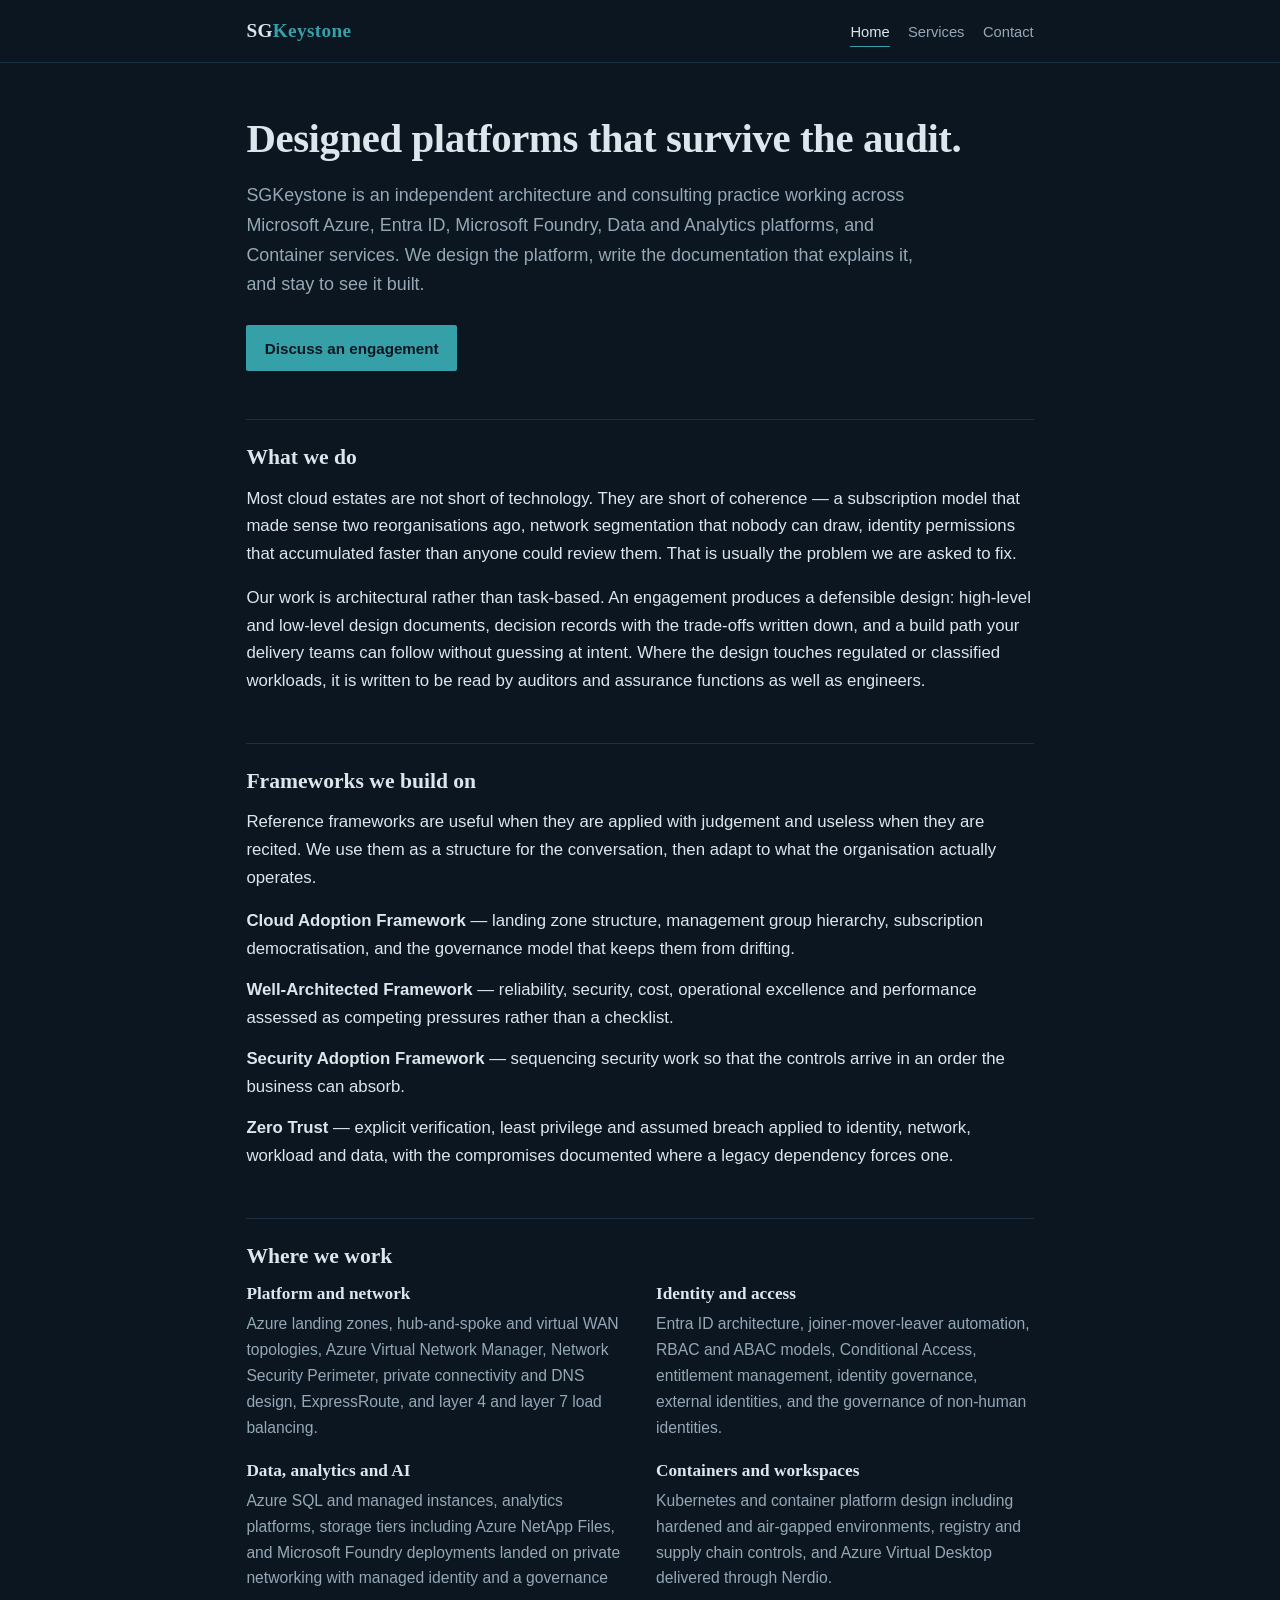
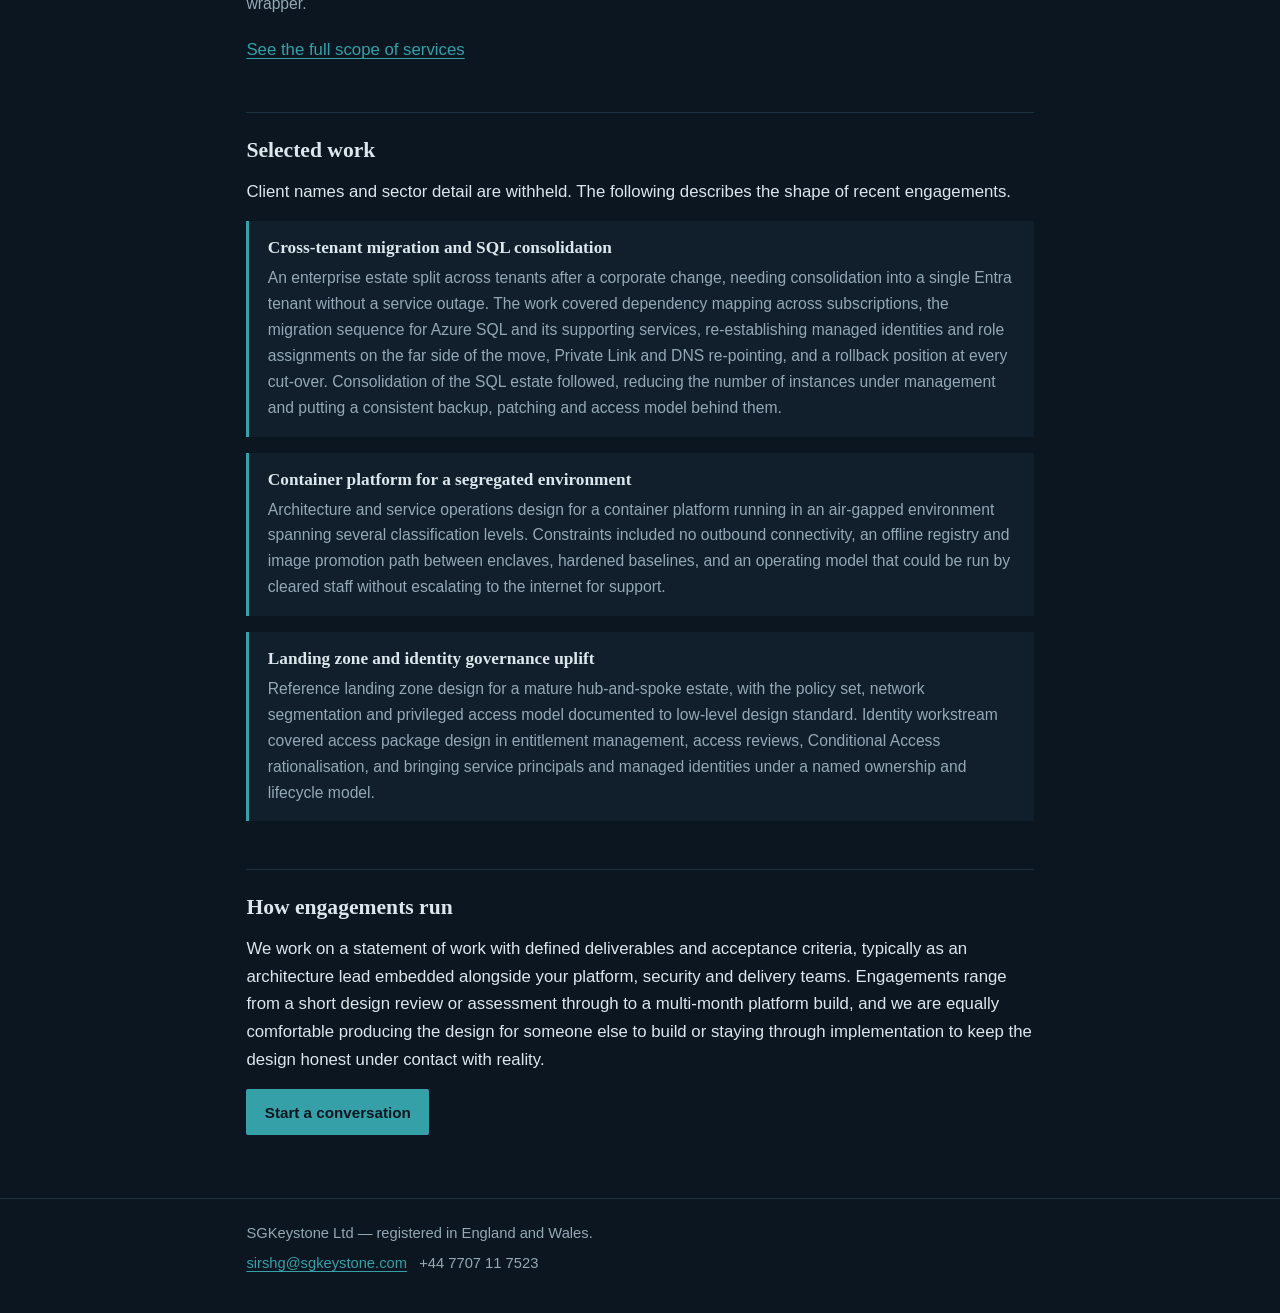
<file: index.html>
<!DOCTYPE html>
<html lang="en-GB">
<head>
<meta charset="utf-8">
<meta name="viewport" content="width=device-width, initial-scale=1">
<title>SGKeystone — Architecture and consulting</title>
<meta name="description" content="Independent architecture and consulting practice for Microsoft Azure, MS Entra ID, Data platforms and container services. Landing zones, identity governance and Zero Trust design.">
<meta name="color-scheme" content="dark">
<link rel="stylesheet" href="style.css">
</head>
<body>
<header>
  <div class="bar">
    <a class="mark" href="index.html">SG<span>Keystone</span></a>
    <nav>
      <a class="here" href="index.html">Home</a>
      <a href="services.html">Services</a>
      <a href="contact.html">Contact</a>
    </nav>
  </div>
</header>
<div class="wrap">
  <div class="hero">
    <h1>Designed platforms that survive the audit.</h1>
    <p class="lead">SGKeystone is an independent architecture and consulting practice working across Microsoft Azure, Entra ID, Microsoft Foundry, Data and Analytics platforms, and Container services. We design the platform, write the documentation that explains it, and stay to see it built.</p>
    <a class="cta" href="contact.html">Discuss an engagement</a>
  </div>
  <section>
    <h2>What we do</h2>
    <p>Most cloud estates are not short of technology. They are short of coherence — a subscription model that made sense two reorganisations ago, network segmentation that nobody can draw, identity permissions that accumulated faster than anyone could review them. That is usually the problem we are asked to fix.</p>
    <p>Our work is architectural rather than task-based. An engagement produces a defensible design: high-level and low-level design documents, decision records with the trade-offs written down, and a build path your delivery teams can follow without guessing at intent. Where the design touches regulated or classified workloads, it is written to be read by auditors and assurance functions as well as engineers.</p>
  </section>
  <section>
    <h2>Frameworks we build on</h2>
    <p>Reference frameworks are useful when they are applied with judgement and useless when they are recited. We use them as a structure for the conversation, then adapt to what the organisation actually operates.</p>
    <ul class="plain">
      <li><b>Cloud Adoption Framework</b> — landing zone structure, management group hierarchy, subscription democratisation, and the governance model that keeps them from drifting.</li>
      <li><b>Well-Architected Framework</b> — reliability, security, cost, operational excellence and performance assessed as competing pressures rather than a checklist.</li>
      <li><b>Security Adoption Framework</b> — sequencing security work so that the controls arrive in an order the business can absorb.</li>
      <li><b>Zero Trust</b> — explicit verification, least privilege and assumed breach applied to identity, network, workload and data, with the compromises documented where a legacy dependency forces one.</li>
    </ul>
  </section>
  <section>
    <h2>Where we work</h2>
    <div class="pair">
      <div><h3>Platform and network</h3><p>Azure landing zones, hub-and-spoke and virtual WAN topologies, Azure Virtual Network Manager, Network Security Perimeter, private connectivity and DNS design, ExpressRoute, and layer 4 and layer 7 load balancing.</p></div>
      <div><h3>Identity and access</h3><p>Entra ID architecture, joiner-mover-leaver automation, RBAC and ABAC models, Conditional Access, entitlement management, identity governance, external identities, and the governance of non-human identities.</p></div>
    </div>
    <div class="pair">
      <div><h3>Data, analytics and AI</h3><p>Azure SQL and managed instances, analytics platforms, storage tiers including Azure NetApp Files, and Microsoft Foundry deployments landed on private networking with managed identity and a governance wrapper.</p></div>
      <div><h3>Containers and workspaces</h3><p>Kubernetes and container platform design including hardened and air-gapped environments, registry and supply chain controls, and Azure Virtual Desktop delivered through Nerdio.</p></div>
    </div>
    <p><a href="services.html">See the full scope of services</a></p>
  </section>
  <section>
    <h2>Selected work</h2>
    <p>Client names and sector detail are withheld. The following describes the shape of recent engagements.</p>
    <div class="note"><h3>Cross-tenant migration and SQL consolidation</h3><p>An enterprise estate split across tenants after a corporate change, needing consolidation into a single Entra tenant without a service outage. The work covered dependency mapping across subscriptions, the migration sequence for Azure SQL and its supporting services, re-establishing managed identities and role assignments on the far side of the move, Private Link and DNS re-pointing, and a rollback position at every cut-over. Consolidation of the SQL estate followed, reducing the number of instances under management and putting a consistent backup, patching and access model behind them.</p></div>
    <div class="note"><h3>Container platform for a segregated environment</h3><p>Architecture and service operations design for a container platform running in an air-gapped environment spanning several classification levels. Constraints included no outbound connectivity, an offline registry and image promotion path between enclaves, hardened baselines, and an operating model that could be run by cleared staff without escalating to the internet for support.</p></div>
    <div class="note"><h3>Landing zone and identity governance uplift</h3><p>Reference landing zone design for a mature hub-and-spoke estate, with the policy set, network segmentation and privileged access model documented to low-level design standard. Identity workstream covered access package design in entitlement management, access reviews, Conditional Access rationalisation, and bringing service principals and managed identities under a named ownership and lifecycle model.</p></div>
  </section>
  <section>
    <h2>How engagements run</h2>
    <p>We work on a statement of work with defined deliverables and acceptance criteria, typically as an architecture lead embedded alongside your platform, security and delivery teams. Engagements range from a short design review or assessment through to a multi-month platform build, and we are equally comfortable producing the design for someone else to build or staying through implementation to keep the design honest under contact with reality.</p>
    <a class="cta" href="contact.html">Start a conversation</a>
  </section>
</div>
<footer>
  <div class="wrap">
    <p>SGKeystone Ltd — registered in England and Wales.</p>
    <p><a href="mailto:sirshg@sgkeystone.com">sirshg@sgkeystone.com</a> &nbsp; +44 7707 11 7523</p>
  </div>
</footer>
</body>
</html>
</file>
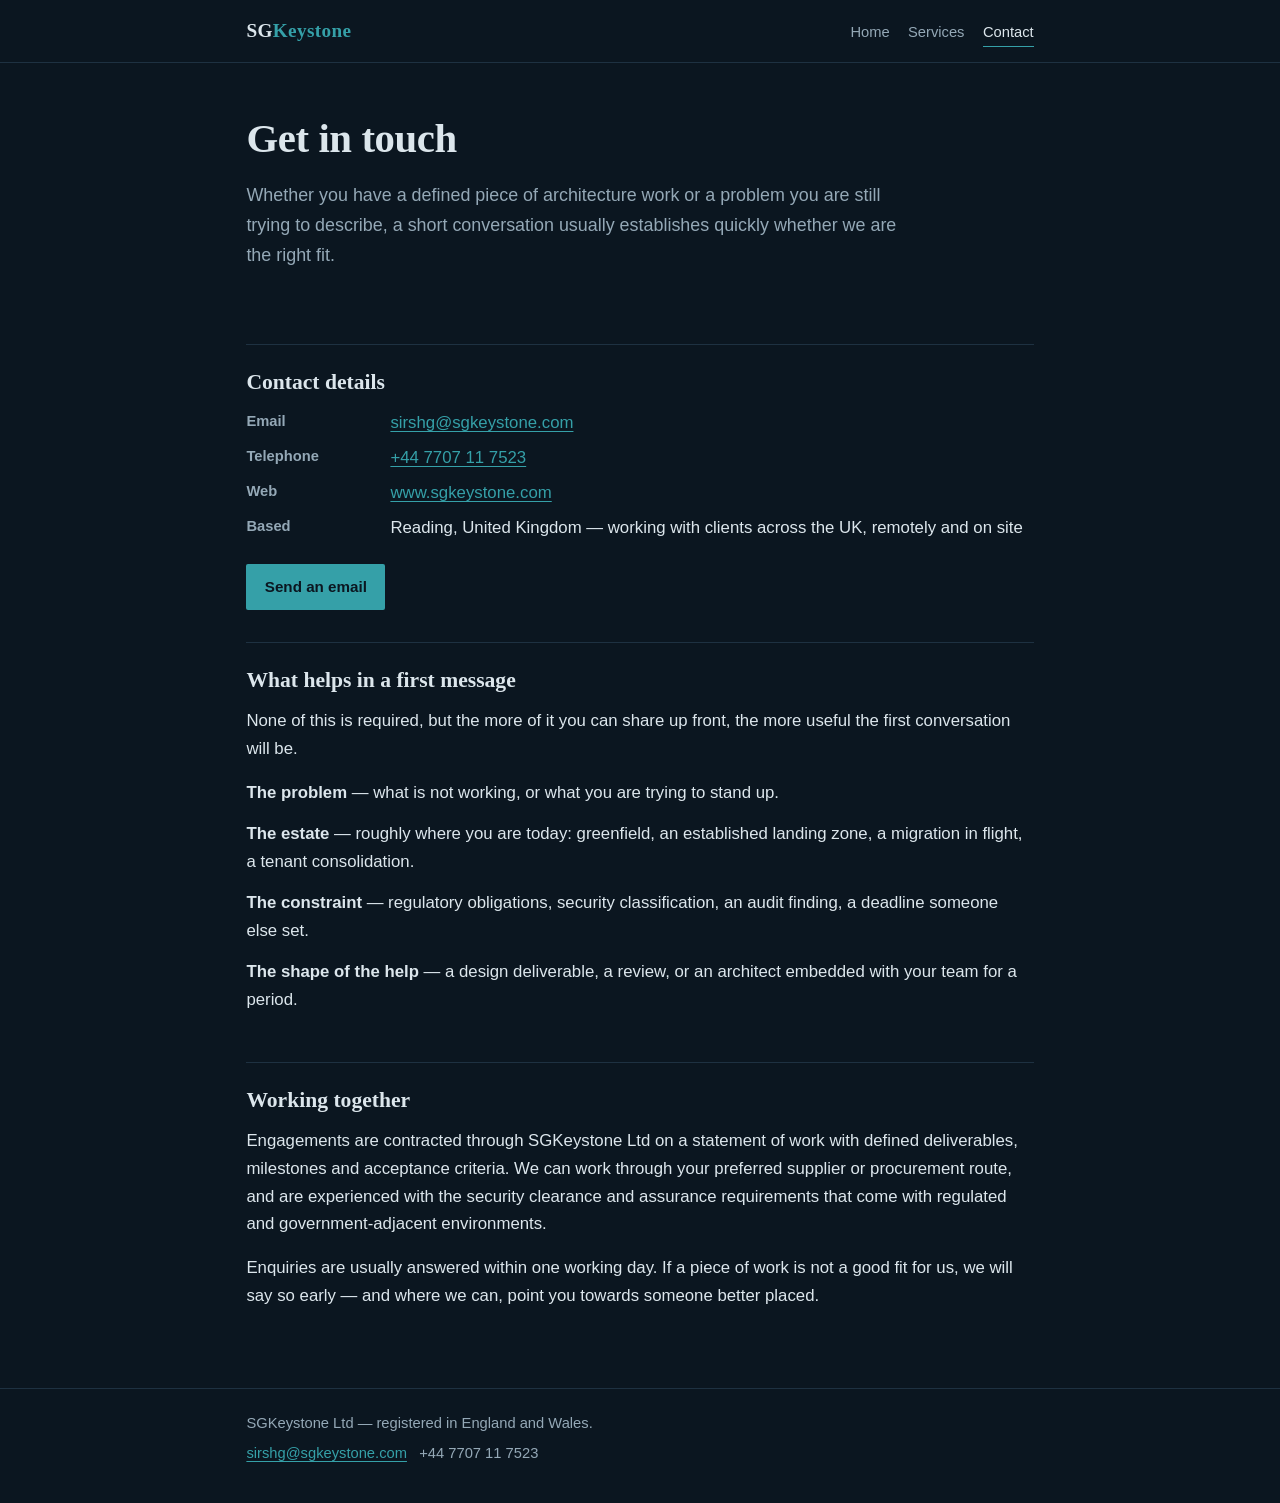
<file: contact.html>
<!DOCTYPE html>
<html lang="en-GB">
<head>
<meta charset="utf-8">
<meta name="viewport" content="width=device-width, initial-scale=1">
<title>Contact — SGKeystone</title>
<meta name="description" content="Get in touch with SGKeystone about Azure architecture, identity and security consulting engagements.">
<meta name="color-scheme" content="dark">
<link rel="stylesheet" href="style.css">
</head>
<body>
<header>
  <div class="bar">
    <a class="mark" href="index.html">SG<span>Keystone</span></a>
    <nav>
      <a href="index.html">Home</a>
      <a href="services.html">Services</a>
      <a class="here" href="contact.html">Contact</a>
    </nav>
  </div>
</header>
<div class="wrap">
  <div class="hero">
    <h1>Get in touch</h1>
    <p class="lead">Whether you have a defined piece of architecture work or a problem you are still trying to describe, a short conversation usually establishes quickly whether we are the right fit.</p>
  </div>
  <section>
    <h2>Contact details</h2>
    <dl class="detail">
      <dt>Email</dt>
      <dd><a href="mailto:sirshg@sgkeystone.com">sirshg@sgkeystone.com</a></dd>
      <dt>Telephone</dt>
      <dd><a href="tel:+447707117523">+44 7707 11 7523</a></dd>
      <dt>Web</dt>
      <dd><a href="https://www.sgkeystone.com">www.sgkeystone.com</a></dd>
      <dt>Based</dt>
      <dd>Reading, United Kingdom — working with clients across the UK, remotely and on site</dd>
    </dl>
    <a class="cta" href="mailto:sirshg@sgkeystone.com?subject=Enquiry%20via%20sgkeystone.com">Send an email</a>
  </section>
  <section>
    <h2>What helps in a first message</h2>
    <p>None of this is required, but the more of it you can share up front, the more useful the first conversation will be.</p>
    <ul class="plain">
      <li><b>The problem</b> — what is not working, or what you are trying to stand up.</li>
      <li><b>The estate</b> — roughly where you are today: greenfield, an established landing zone, a migration in flight, a tenant consolidation.</li>
      <li><b>The constraint</b> — regulatory obligations, security classification, an audit finding, a deadline someone else set.</li>
      <li><b>The shape of the help</b> — a design deliverable, a review, or an architect embedded with your team for a period.</li>
    </ul>
  </section>
  <section>
    <h2>Working together</h2>
    <p>Engagements are contracted through SGKeystone Ltd on a statement of work with defined deliverables, milestones and acceptance criteria. We can work through your preferred supplier or procurement route, and are experienced with the security clearance and assurance requirements that come with regulated and government-adjacent environments.</p>
    <p>Enquiries are usually answered within one working day. If a piece of work is not a good fit for us, we will say so early — and where we can, point you towards someone better placed.</p>
  </section>
</div>
<footer>
  <div class="wrap">
    <p>SGKeystone Ltd — registered in England and Wales.</p>
    <p><a href="mailto:sirshg@sgkeystone.com">sirshg@sgkeystone.com</a> &nbsp; +44 7707 11 7523</p>
  </div>
</footer>
</body>
</html>
</file>
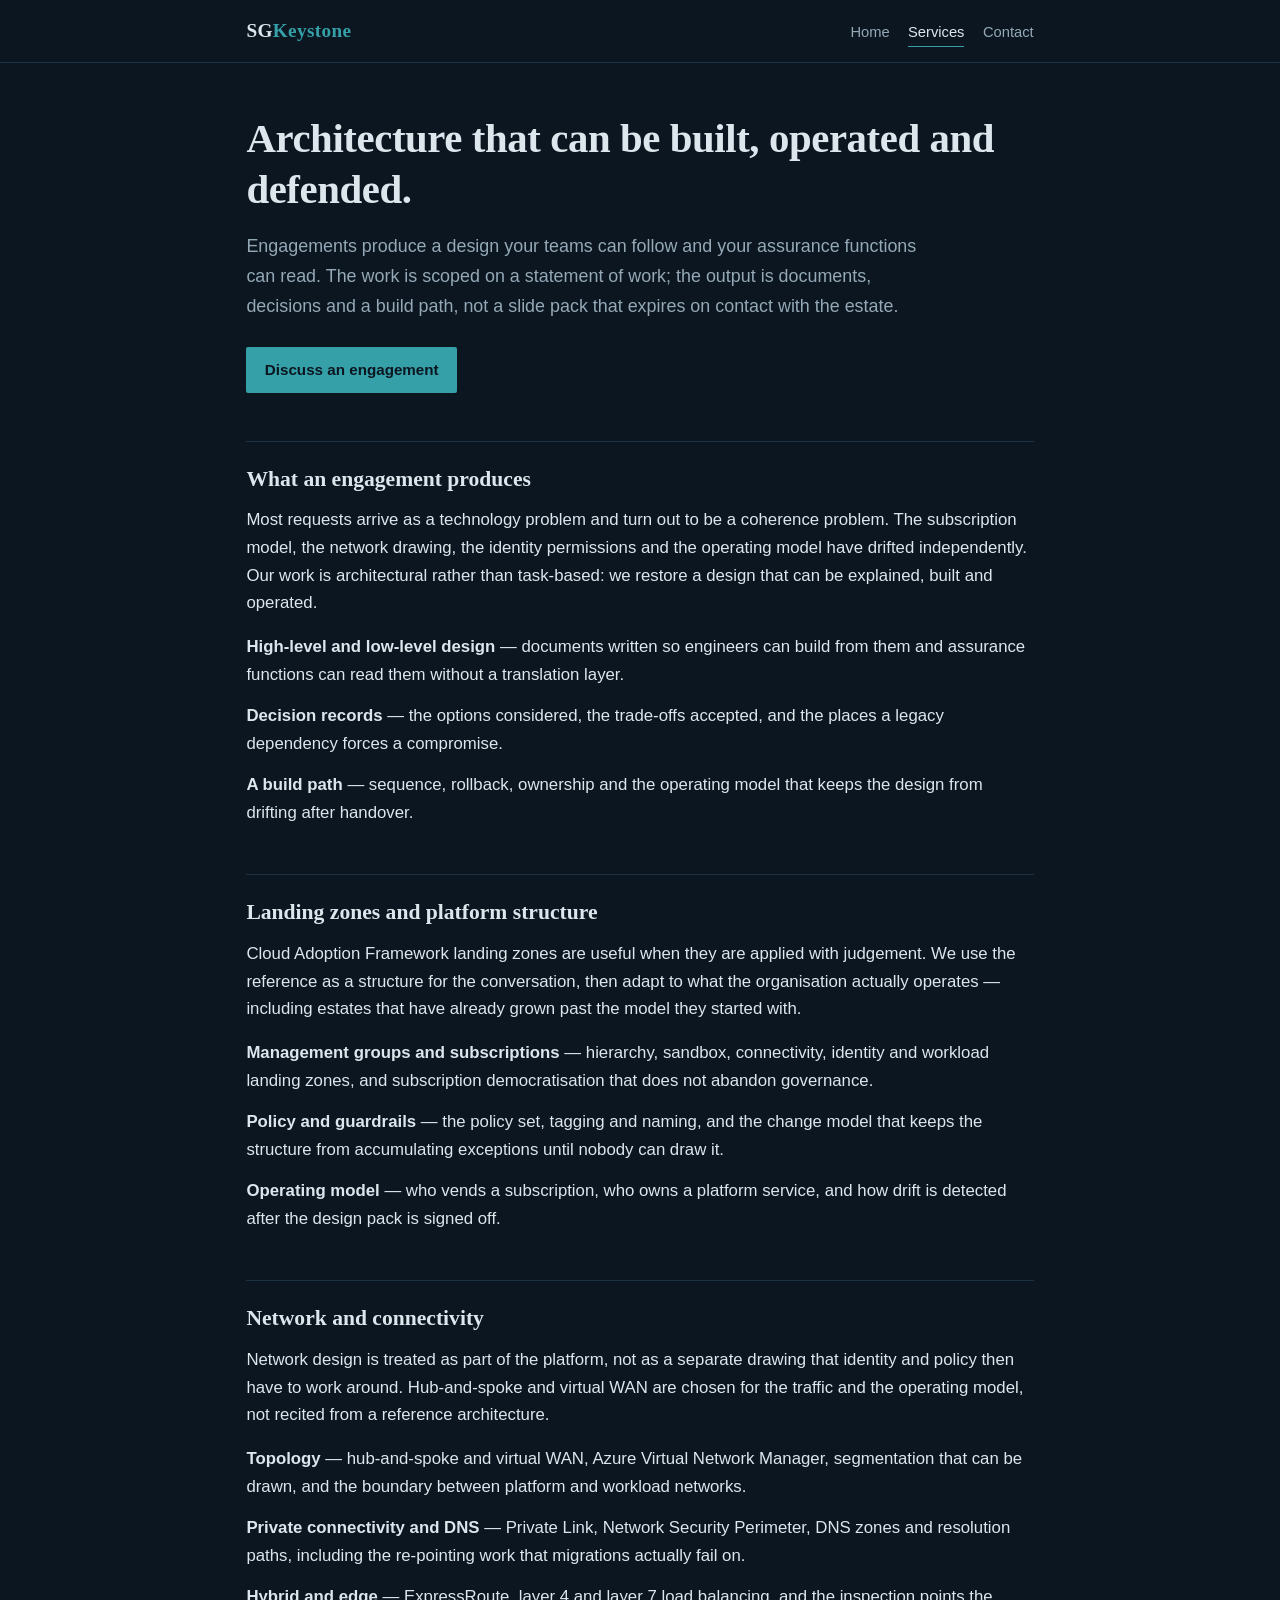
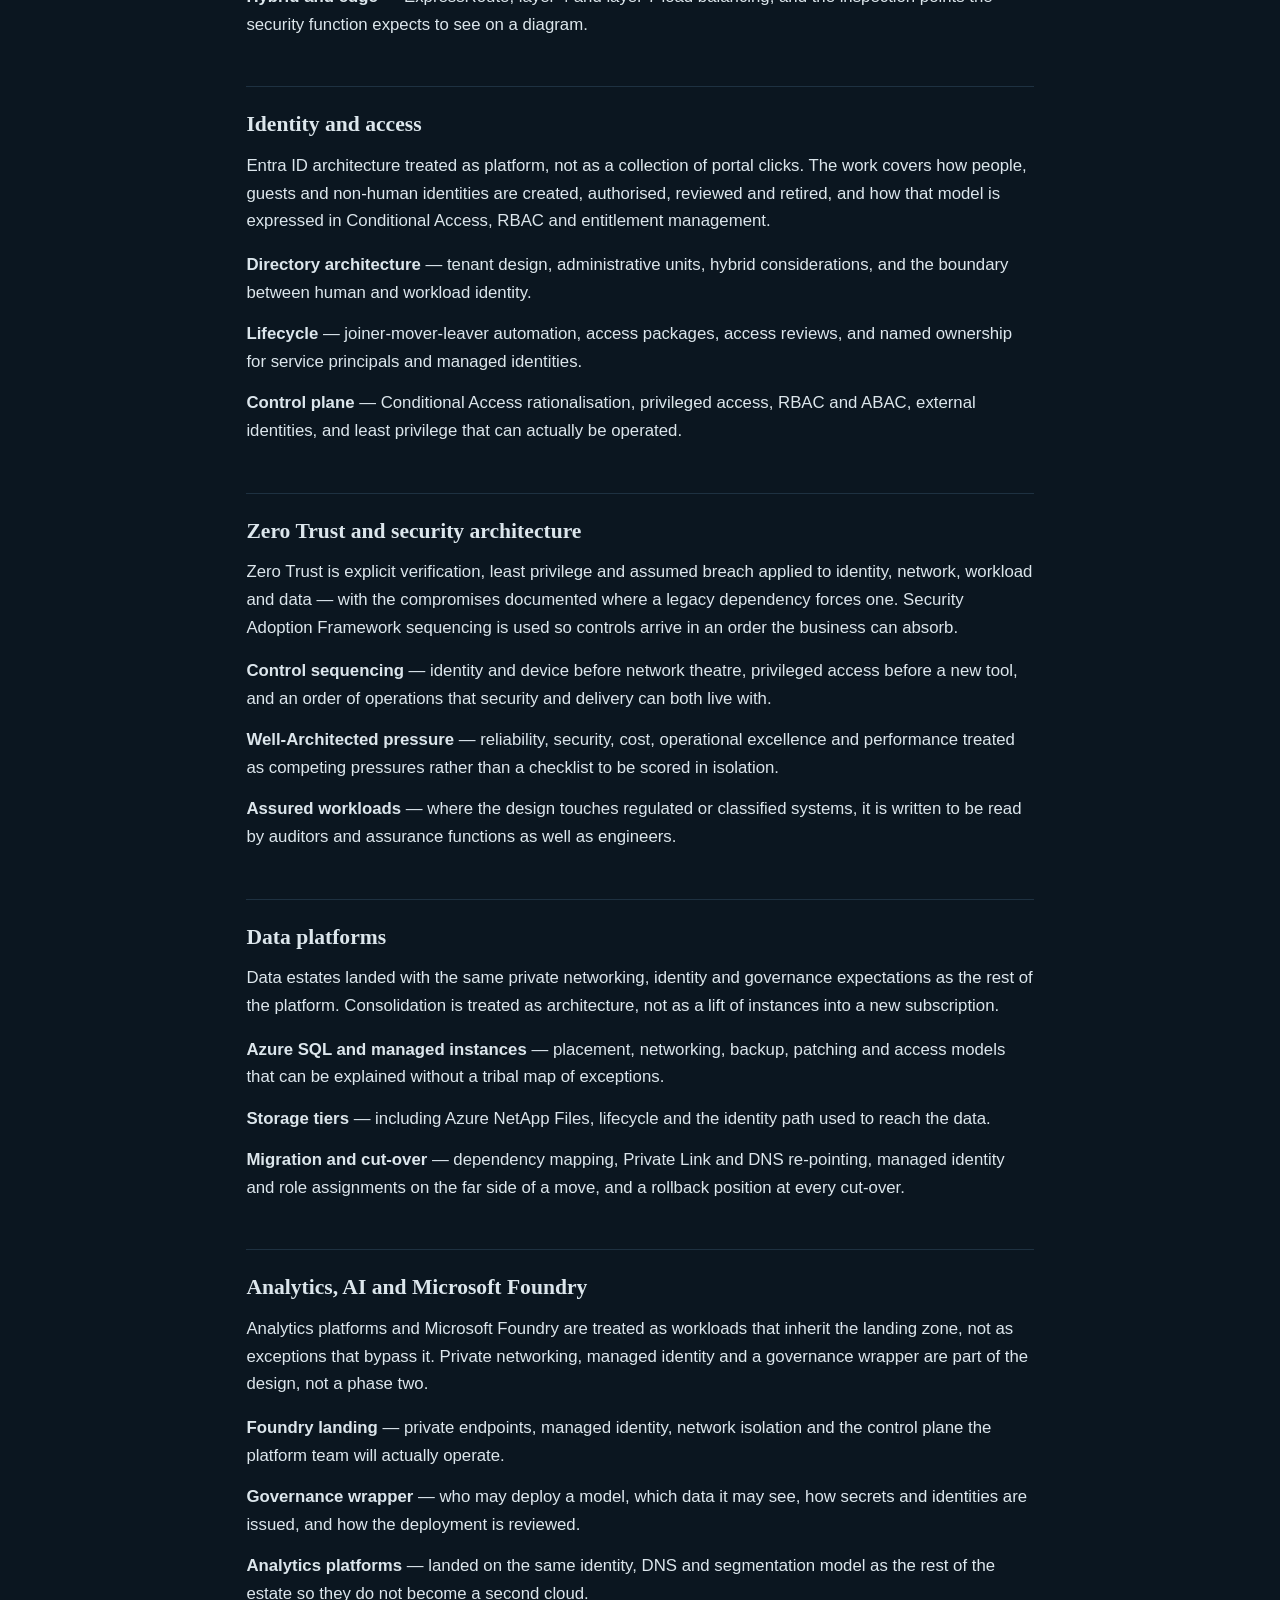
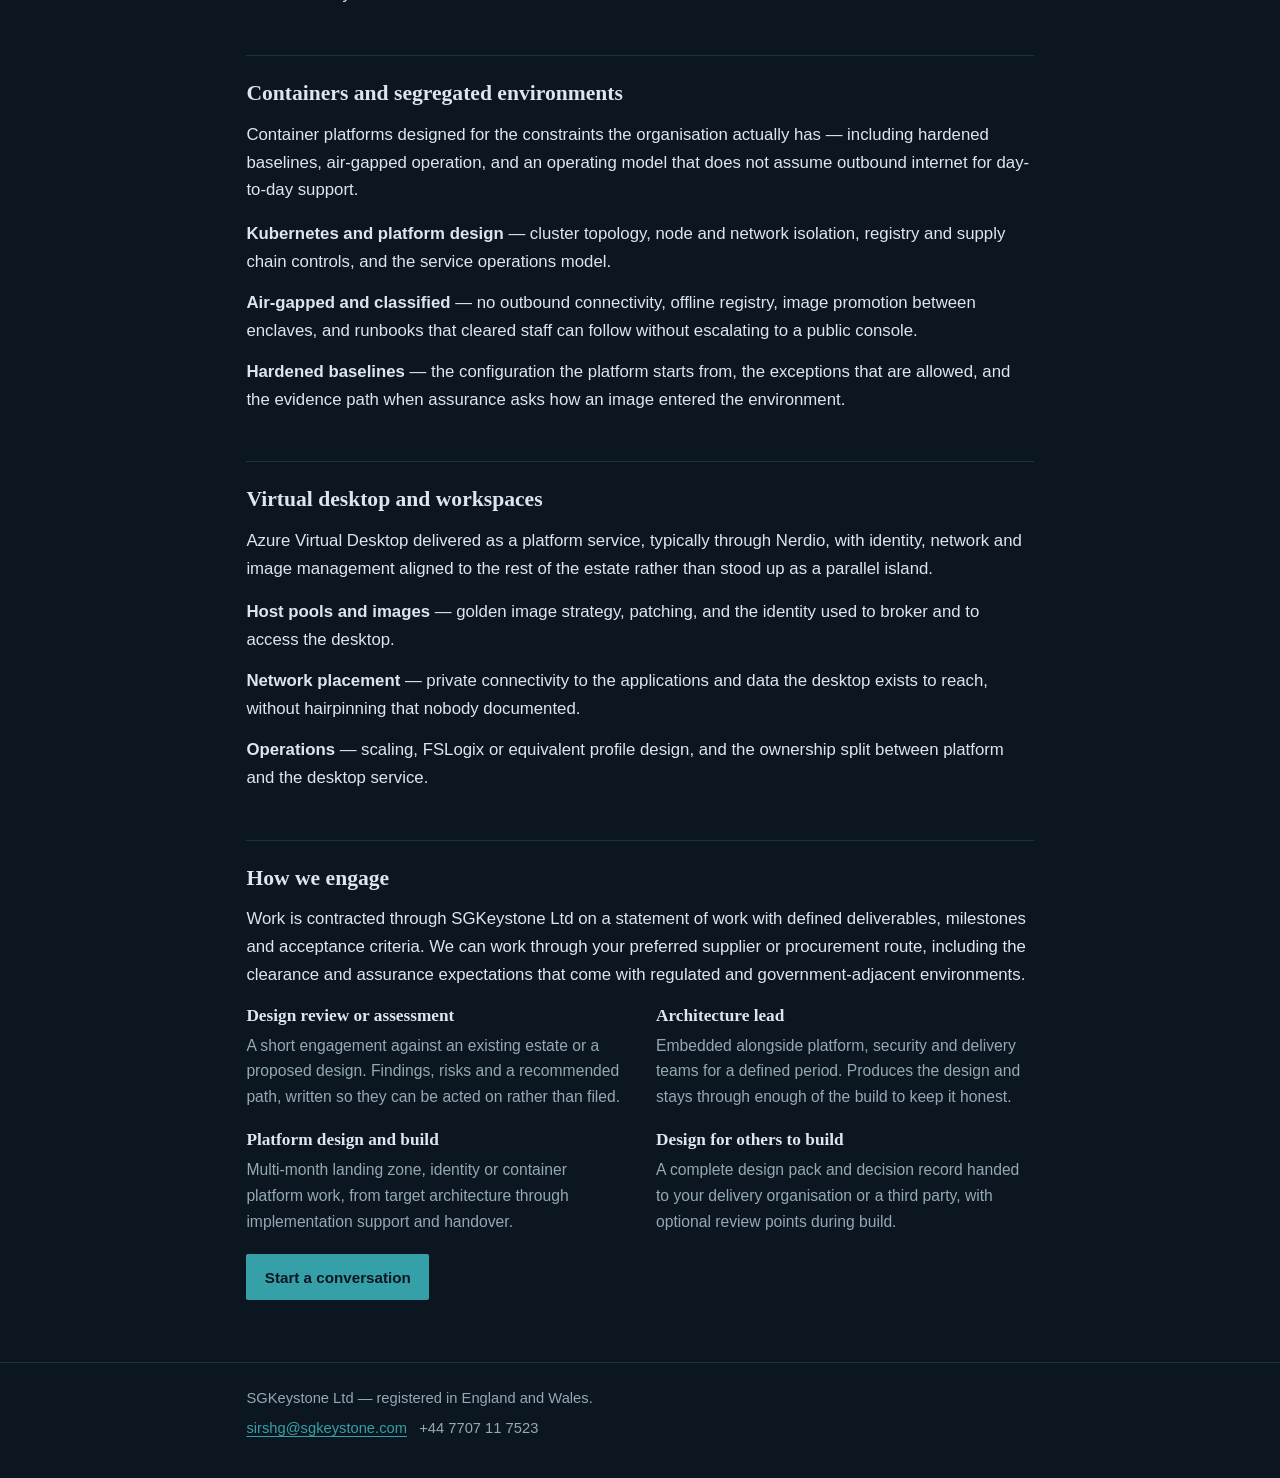
<file: services.html>
<!DOCTYPE html>
<html lang="en-GB">
<head>
<meta charset="utf-8">
<meta name="viewport" content="width=device-width, initial-scale=1">
<title>Services — SGKeystone</title>
<meta name="description" content="Azure architecture, identity governance, data platforms and container services from SGKeystone. Design, documentation and delivery support.">
<meta name="color-scheme" content="dark">
<link rel="stylesheet" href="style.css">
</head>
<body>
<header>
  <div class="bar">
    <a class="mark" href="index.html">SG<span>Keystone</span></a>
    <nav>
      <a href="index.html">Home</a>
      <a class="here" href="services.html">Services</a>
      <a href="contact.html">Contact</a>
    </nav>
  </div>
</header>
<div class="wrap">
  <div class="hero">
    <h1>Architecture that can be built, operated and defended.</h1>
    <p class="lead">Engagements produce a design your teams can follow and your assurance functions can read. The work is scoped on a statement of work; the output is documents, decisions and a build path, not a slide pack that expires on contact with the estate.</p>
    <a class="cta" href="contact.html">Discuss an engagement</a>
  </div>
  <section>
    <h2>What an engagement produces</h2>
    <p>Most requests arrive as a technology problem and turn out to be a coherence problem. The subscription model, the network drawing, the identity permissions and the operating model have drifted independently. Our work is architectural rather than task-based: we restore a design that can be explained, built and operated.</p>
    <ul class="plain">
      <li><b>High-level and low-level design</b> — documents written so engineers can build from them and assurance functions can read them without a translation layer.</li>
      <li><b>Decision records</b> — the options considered, the trade-offs accepted, and the places a legacy dependency forces a compromise.</li>
      <li><b>A build path</b> — sequence, rollback, ownership and the operating model that keeps the design from drifting after handover.</li>
    </ul>
  </section>
  <section>
    <h2>Landing zones and platform structure</h2>
    <p>Cloud Adoption Framework landing zones are useful when they are applied with judgement. We use the reference as a structure for the conversation, then adapt to what the organisation actually operates — including estates that have already grown past the model they started with.</p>
    <ul class="plain">
      <li><b>Management groups and subscriptions</b> — hierarchy, sandbox, connectivity, identity and workload landing zones, and subscription democratisation that does not abandon governance.</li>
      <li><b>Policy and guardrails</b> — the policy set, tagging and naming, and the change model that keeps the structure from accumulating exceptions until nobody can draw it.</li>
      <li><b>Operating model</b> — who vends a subscription, who owns a platform service, and how drift is detected after the design pack is signed off.</li>
    </ul>
  </section>
  <section>
    <h2>Network and connectivity</h2>
    <p>Network design is treated as part of the platform, not as a separate drawing that identity and policy then have to work around. Hub-and-spoke and virtual WAN are chosen for the traffic and the operating model, not recited from a reference architecture.</p>
    <ul class="plain">
      <li><b>Topology</b> — hub-and-spoke and virtual WAN, Azure Virtual Network Manager, segmentation that can be drawn, and the boundary between platform and workload networks.</li>
      <li><b>Private connectivity and DNS</b> — Private Link, Network Security Perimeter, DNS zones and resolution paths, including the re-pointing work that migrations actually fail on.</li>
      <li><b>Hybrid and edge</b> — ExpressRoute, layer 4 and layer 7 load balancing, and the inspection points the security function expects to see on a diagram.</li>
    </ul>
  </section>
  <section>
    <h2>Identity and access</h2>
    <p>Entra ID architecture treated as platform, not as a collection of portal clicks. The work covers how people, guests and non-human identities are created, authorised, reviewed and retired, and how that model is expressed in Conditional Access, RBAC and entitlement management.</p>
    <ul class="plain">
      <li><b>Directory architecture</b> — tenant design, administrative units, hybrid considerations, and the boundary between human and workload identity.</li>
      <li><b>Lifecycle</b> — joiner-mover-leaver automation, access packages, access reviews, and named ownership for service principals and managed identities.</li>
      <li><b>Control plane</b> — Conditional Access rationalisation, privileged access, RBAC and ABAC, external identities, and least privilege that can actually be operated.</li>
    </ul>
  </section>
  <section>
    <h2>Zero Trust and security architecture</h2>
    <p>Zero Trust is explicit verification, least privilege and assumed breach applied to identity, network, workload and data — with the compromises documented where a legacy dependency forces one. Security Adoption Framework sequencing is used so controls arrive in an order the business can absorb.</p>
    <ul class="plain">
      <li><b>Control sequencing</b> — identity and device before network theatre, privileged access before a new tool, and an order of operations that security and delivery can both live with.</li>
      <li><b>Well-Architected pressure</b> — reliability, security, cost, operational excellence and performance treated as competing pressures rather than a checklist to be scored in isolation.</li>
      <li><b>Assured workloads</b> — where the design touches regulated or classified systems, it is written to be read by auditors and assurance functions as well as engineers.</li>
    </ul>
  </section>
  <section>
    <h2>Data platforms</h2>
    <p>Data estates landed with the same private networking, identity and governance expectations as the rest of the platform. Consolidation is treated as architecture, not as a lift of instances into a new subscription.</p>
    <ul class="plain">
      <li><b>Azure SQL and managed instances</b> — placement, networking, backup, patching and access models that can be explained without a tribal map of exceptions.</li>
      <li><b>Storage tiers</b> — including Azure NetApp Files, lifecycle and the identity path used to reach the data.</li>
      <li><b>Migration and cut-over</b> — dependency mapping, Private Link and DNS re-pointing, managed identity and role assignments on the far side of a move, and a rollback position at every cut-over.</li>
    </ul>
  </section>
  <section>
    <h2>Analytics, AI and Microsoft Foundry</h2>
    <p>Analytics platforms and Microsoft Foundry are treated as workloads that inherit the landing zone, not as exceptions that bypass it. Private networking, managed identity and a governance wrapper are part of the design, not a phase two.</p>
    <ul class="plain">
      <li><b>Foundry landing</b> — private endpoints, managed identity, network isolation and the control plane the platform team will actually operate.</li>
      <li><b>Governance wrapper</b> — who may deploy a model, which data it may see, how secrets and identities are issued, and how the deployment is reviewed.</li>
      <li><b>Analytics platforms</b> — landed on the same identity, DNS and segmentation model as the rest of the estate so they do not become a second cloud.</li>
    </ul>
  </section>
  <section>
    <h2>Containers and segregated environments</h2>
    <p>Container platforms designed for the constraints the organisation actually has — including hardened baselines, air-gapped operation, and an operating model that does not assume outbound internet for day-to-day support.</p>
    <ul class="plain">
      <li><b>Kubernetes and platform design</b> — cluster topology, node and network isolation, registry and supply chain controls, and the service operations model.</li>
      <li><b>Air-gapped and classified</b> — no outbound connectivity, offline registry, image promotion between enclaves, and runbooks that cleared staff can follow without escalating to a public console.</li>
      <li><b>Hardened baselines</b> — the configuration the platform starts from, the exceptions that are allowed, and the evidence path when assurance asks how an image entered the environment.</li>
    </ul>
  </section>
  <section>
    <h2>Virtual desktop and workspaces</h2>
    <p>Azure Virtual Desktop delivered as a platform service, typically through Nerdio, with identity, network and image management aligned to the rest of the estate rather than stood up as a parallel island.</p>
    <ul class="plain">
      <li><b>Host pools and images</b> — golden image strategy, patching, and the identity used to broker and to access the desktop.</li>
      <li><b>Network placement</b> — private connectivity to the applications and data the desktop exists to reach, without hairpinning that nobody documented.</li>
      <li><b>Operations</b> — scaling, FSLogix or equivalent profile design, and the ownership split between platform and the desktop service.</li>
    </ul>
  </section>
  <section>
    <h2>How we engage</h2>
    <p>Work is contracted through SGKeystone Ltd on a statement of work with defined deliverables, milestones and acceptance criteria. We can work through your preferred supplier or procurement route, including the clearance and assurance expectations that come with regulated and government-adjacent environments.</p>
    <div class="pair">
      <div><h3>Design review or assessment</h3><p>A short engagement against an existing estate or a proposed design. Findings, risks and a recommended path, written so they can be acted on rather than filed.</p></div>
      <div><h3>Architecture lead</h3><p>Embedded alongside platform, security and delivery teams for a defined period. Produces the design and stays through enough of the build to keep it honest.</p></div>
    </div>
    <div class="pair">
      <div><h3>Platform design and build</h3><p>Multi-month landing zone, identity or container platform work, from target architecture through implementation support and handover.</p></div>
      <div><h3>Design for others to build</h3><p>A complete design pack and decision record handed to your delivery organisation or a third party, with optional review points during build.</p></div>
    </div>
    <a class="cta" href="contact.html">Start a conversation</a>
  </section>
</div>
<footer>
  <div class="wrap">
    <p>SGKeystone Ltd — registered in England and Wales.</p>
    <p><a href="mailto:sirshg@sgkeystone.com">sirshg@sgkeystone.com</a> &nbsp; +44 7707 11 7523</p>
  </div>
</footer>
</body>
</html>
</file>
<file: style.css>
:root {
  --bg: #0B1620;
  --bg-raised: #101F2B;
  --rule: #1E3141;
  --ink: #DCE6EC;
  --ink-soft: #94A8B6;
  --accent: #35A0A8;
  --accent-dim: #1E6E75;
}

* { box-sizing: border-box; }

html {
  color-scheme: dark;
  scroll-behavior: smooth;
}

body {
  margin: 0;
  background: var(--bg);
  color: var(--ink);
  font-family: "Segoe UI", "Helvetica Neue", Helvetica, Arial, sans-serif;
  font-size: 1.05rem;
  line-height: 1.65;
}

a {
  color: var(--accent);
  text-decoration-thickness: 1px;
  text-underline-offset: 0.18em;
}

a:hover { color: var(--ink); }

header {
  border-bottom: 1px solid var(--rule);
  background: var(--bg);
  position: sticky;
  top: 0;
  z-index: 10;
}

.bar {
  max-width: 52rem;
  margin: 0 auto;
  padding: 0.95rem 1.4rem;
  display: flex;
  align-items: baseline;
  justify-content: space-between;
  gap: 1.5rem;
}

.mark {
  font-family: Georgia, "Times New Roman", serif;
  font-size: 1.2rem;
  font-weight: 700;
  letter-spacing: 0.02em;
  color: var(--ink);
  text-decoration: none;
}

.mark span { color: var(--accent); font-weight: 700; }

.mark:hover { color: var(--ink); }

nav {
  display: flex;
  gap: 1.15rem;
  font-size: 0.92rem;
}

nav a {
  color: var(--ink-soft);
  text-decoration: none;
}

nav a:hover,
nav a.here {
  color: var(--ink);
}

nav a.here {
  border-bottom: 1px solid var(--accent);
  padding-bottom: 0.1rem;
}

.wrap {
  max-width: 52rem;
  margin: 0 auto;
  padding: 0 1.4rem 3.5rem;
}

.hero {
  padding: 3.2rem 0 1.4rem;
}

h1, h2, h3 {
  font-family: Georgia, "Times New Roman", serif;
  font-weight: 600;
  line-height: 1.25;
  color: var(--ink);
}

h1 {
  font-size: clamp(1.85rem, 4vw, 2.55rem);
  margin: 0 0 1rem;
  letter-spacing: -0.01em;
}

h2 {
  font-size: 1.35rem;
  margin: 0 0 0.85rem;
}

h3 {
  font-size: 1.08rem;
  margin: 0 0 0.4rem;
}

.lead {
  font-size: 1.12rem;
  color: var(--ink-soft);
  max-width: 42rem;
  margin: 0 0 1.6rem;
}

.cta {
  display: inline-block;
  background: var(--accent);
  color: var(--bg);
  font-weight: 600;
  font-size: 0.95rem;
  text-decoration: none;
  padding: 0.65rem 1.15rem;
  border-radius: 2px;
}

.cta:hover {
  color: var(--bg);
  background: var(--accent-dim);
}

section {
  padding: 1.5rem 0 0.4rem;
  border-top: 1px solid var(--rule);
  margin-top: 1.6rem;
}

section p { margin: 0 0 1rem; }

ul.plain {
  list-style: none;
  margin: 0 0 1rem;
  padding: 0;
}

ul.plain li {
  margin: 0 0 0.85rem;
  padding-left: 0;
}

ul.plain b { color: var(--ink); }

.pair {
  display: grid;
  grid-template-columns: 1fr 1fr;
  gap: 1.4rem 2rem;
  margin: 0 0 1.2rem;
}

.pair p {
  margin: 0;
  color: var(--ink-soft);
  font-size: 0.98rem;
}

.note {
  background: var(--bg-raised);
  border-left: 3px solid var(--accent);
  padding: 1rem 1.15rem;
  margin: 0 0 1rem;
}

.note p {
  margin: 0;
  color: var(--ink-soft);
  font-size: 0.98rem;
}

dl.detail {
  display: grid;
  grid-template-columns: 8rem 1fr;
  gap: 0.45rem 1rem;
  margin: 0 0 1.4rem;
}

dl.detail dt {
  color: var(--ink-soft);
  font-weight: 600;
  font-size: 0.92rem;
}

dl.detail dd {
  margin: 0;
}

footer {
  border-top: 1px solid var(--rule);
  color: var(--ink-soft);
  font-size: 0.92rem;
}

footer .wrap {
  padding-top: 1.4rem;
  padding-bottom: 2rem;
}

footer p { margin: 0 0 0.35rem; }

@media (max-width: 720px) {
  .bar { flex-wrap: wrap; gap: 0.6rem 1rem; }
  .pair { grid-template-columns: 1fr; }
  dl.detail { grid-template-columns: 1fr; gap: 0.15rem; }
  dl.detail dt { margin-top: 0.55rem; }
  .hero { padding-top: 2.2rem; }
}
</file>
